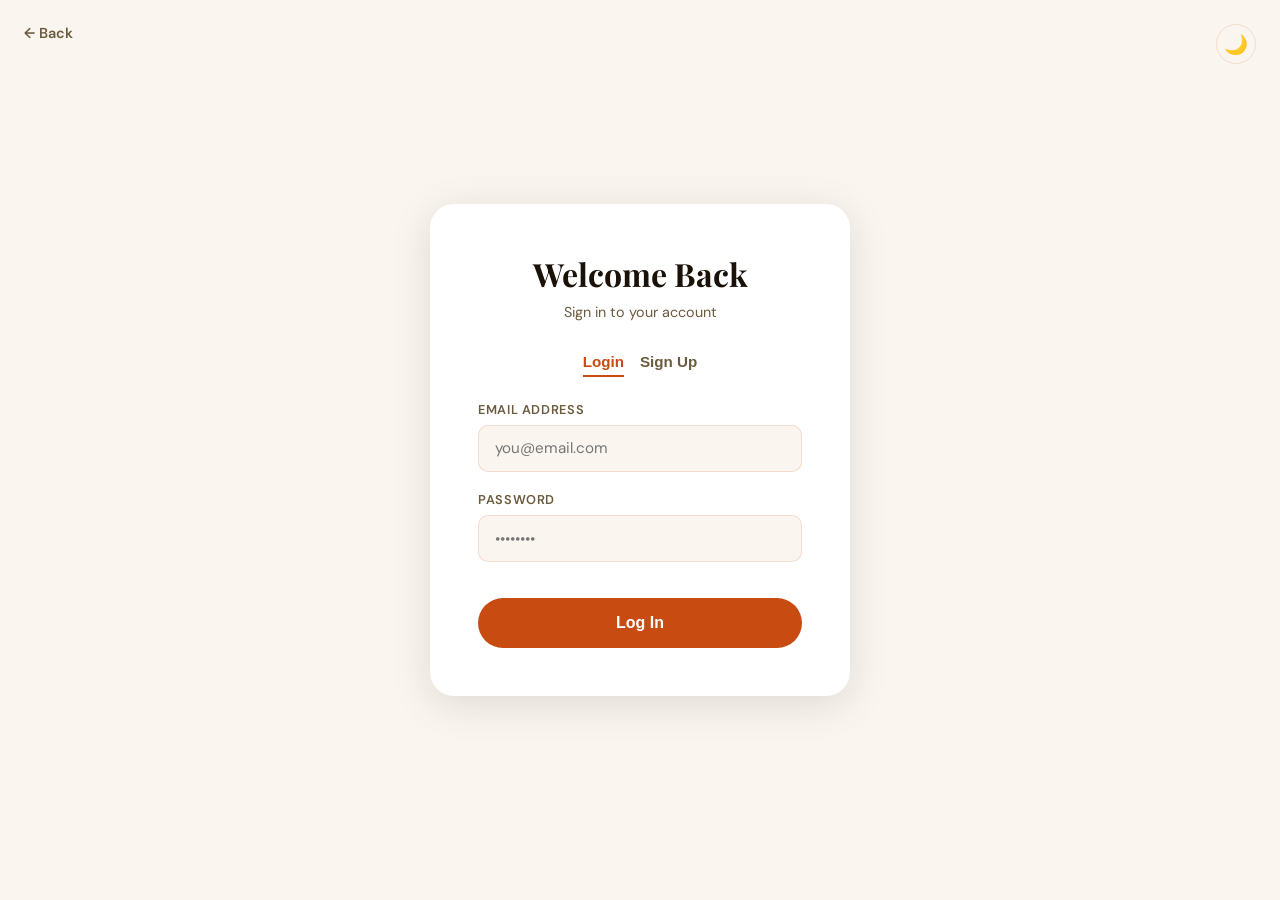
<file: login.html>
<!DOCTYPE html>
<html lang="en">
<head>
<meta charset="UTF-8" />
<meta name="viewport" content="width=device-width, initial-scale=1.0"/>
<title>Login — Saffron & Ember</title>
<link rel="stylesheet" href="style.css" />
<style>
  body { display: flex; align-items: center; justify-content: center; min-height: 100vh; flex-direction: column; }
  .auth-box {
    background: var(--card-bg); border-radius: 24px; padding: 3rem; width: 100%; max-width: 420px;
    box-shadow: var(--shadow); position: relative;
  }
  .auth-box h2 { font-family: 'Playfair Display', serif; font-size: 2rem; color: var(--dark); margin-bottom: 0.5rem; text-align: center; }
  .auth-box p { color: var(--mid); font-size: 0.9rem; text-align: center; margin-bottom: 2rem; }
  .auth-toggle { display: flex; justify-content: center; gap: 1rem; margin-bottom: 1.5rem; }
  .auth-toggle button {
    background: none; border: none; font-size: 0.95rem; font-weight: 700; color: var(--mid);
    cursor: pointer; padding-bottom: 0.3rem; border-bottom: 2px solid transparent; transition: 0.2s;
  }
  .auth-toggle button.active { color: var(--ember); border-color: var(--ember); }
  
  .auth-form { display: flex; flex-direction: column; gap: 1.2rem; }
  .auth-form.hidden { display: none; }
  
  .auth-group { display: flex; flex-direction: column; gap: 0.4rem; }
  .auth-group label { font-size: 0.8rem; font-weight: 600; color: var(--mid); text-transform: uppercase; letter-spacing: 0.05em; }
  .auth-group input {
    border: 1.5px solid var(--border); border-radius: 10px; padding: 0.8rem 1rem;
    font-family: 'DM Sans', sans-serif; font-size: 0.95rem; outline: none; background: var(--cream); color: var(--dark); transition: 0.2s;
  }
  .auth-group input:focus { border-color: var(--ember); }
  .auth-group input.error { border-color: #d32f2f; background: #fff5f5; }
  
  .auth-submit {
    background: var(--ember); color: #fff; border: none; border-radius: 100px;
    padding: 1rem; font-size: 1rem; font-weight: 700; cursor: pointer; transition: 0.2s; margin-top: 1rem;
  }
  .auth-submit:hover { background: var(--ember-light); transform: translateY(-2px); box-shadow: 0 8px 20px rgba(200,75,17,0.3); }
  
  .back-home { position: absolute; top: 1.5rem; left: 1.5rem; color: var(--mid); text-decoration: none; font-size: 0.9rem; font-weight: 600; display: flex; align-items: center; gap: 0.3rem; transition: 0.2s; }
  .back-home:hover { color: var(--ember); }
  
  /* Quick theme toggle for login page */
  .theme-toggle { position: absolute; top: 1.5rem; right: 1.5rem; }
</style>
</head>
<body>

<a href="index.html" class="back-home">← Back</a>
<button class="theme-toggle" onclick="toggleTheme()" id="theme-icon" title="Toggle Dark Mode" style="background:transparent;border:1px solid var(--border);color:var(--dark);border-radius:50%;width:40px;height:40px;cursor:pointer;">🌙</button>

<div class="auth-box">
  <h2 id="auth-title">Welcome Back</h2>
  <p id="auth-subtitle">Sign in to your account</p>
  
  <div class="auth-toggle">
    <button class="active" id="btn-login" onclick="switchAuth('login')">Login</button>
    <button id="btn-signup" onclick="switchAuth('signup')">Sign Up</button>
  </div>
  
  <!-- LOGIN FORM -->
  <div class="auth-form" id="form-login">
    <div class="auth-group">
      <label>Email Address</label>
      <input type="email" id="login-email" placeholder="you@email.com" />
    </div>
    <div class="auth-group">
      <label>Password</label>
      <input type="password" id="login-password" placeholder="••••••••" />
    </div>
    <button class="auth-submit" onclick="handleLogin()">Log In</button>
  </div>
  
  <!-- SIGNUP FORM -->
  <div class="auth-form hidden" id="form-signup">
    <div class="auth-group">
      <label>Full Name</label>
      <input type="text" id="signup-name" placeholder="John Doe" />
    </div>
    <div class="auth-group">
      <label>Email Address</label>
      <input type="email" id="signup-email" placeholder="you@email.com" />
    </div>
    <div class="auth-group">
      <label>Password</label>
      <input type="password" id="signup-password" placeholder="At least 6 characters" />
    </div>
    <button class="auth-submit" onclick="handleSignup()">Create Account</button>
  </div>
</div>

<script>
// Keep theme toggle logic synced
function toggleTheme() {
  const isDark = document.documentElement.classList.toggle('dark-mode');
  localStorage.setItem('theme', isDark ? 'dark' : 'light');
  document.getElementById('theme-icon').textContent = isDark ? '☀️' : '🌙';
}
document.addEventListener('DOMContentLoaded', () => {
  if (localStorage.getItem('theme') === 'dark') {
    document.documentElement.classList.add('dark-mode');
    document.getElementById('theme-icon').textContent = '☀️';
  }
});

function switchAuth(mode) {
  const isLogin = mode === 'login';
  document.getElementById('form-login').classList.toggle('hidden', !isLogin);
  document.getElementById('form-signup').classList.toggle('hidden', isLogin);
  document.getElementById('btn-login').classList.toggle('active', isLogin);
  document.getElementById('btn-signup').classList.toggle('active', !isLogin);
  
  document.getElementById('auth-title').textContent = isLogin ? 'Welcome Back' : 'Join Us';
  document.getElementById('auth-subtitle').textContent = isLogin ? 'Sign in to your account' : 'Create a new account';
}

function validateEmail(email) {
  return /^[^\s@]+@[^\s@]+\.[^\s@]+$/.test(email);
}

function handleSignup() {
  const name = document.getElementById('signup-name');
  const email = document.getElementById('signup-email');
  const pass = document.getElementById('signup-password');
  
  name.classList.remove('error'); email.classList.remove('error'); pass.classList.remove('error');
  
  if (!name.value.trim()) { name.classList.add('error'); showToast('⚠️ Name is required.'); return; }
  if (!validateEmail(email.value)) { email.classList.add('error'); showToast('⚠️ Please enter a valid email.'); return; }
  if (pass.value.length < 6) { pass.classList.add('error'); showToast('⚠️ Password must be at least 6 characters.'); return; }
  
  let users = JSON.parse(localStorage.getItem('users') || '[]');
  if (users.find(u => u.email === email.value)) {
    email.classList.add('error');
    showToast('⚠️ Email already registered.');
    return;
  }
  
  const newUser = { name: name.value.trim(), email: email.value };
  users.push({ ...newUser, password: pass.value });
  localStorage.setItem('users', JSON.stringify(users));
  localStorage.setItem('currentUser', JSON.stringify(newUser));
  
  showToast('🎉 Account created! Redirecting...');
  setTimeout(() => window.location.href = 'index.html', 1500);
}

function handleLogin() {
  const email = document.getElementById('login-email');
  const pass = document.getElementById('login-password');
  
  email.classList.remove('error'); pass.classList.remove('error');
  
  if (!validateEmail(email.value)) { email.classList.add('error'); showToast('⚠️ Please enter a valid email.'); return; }
  if (!pass.value) { pass.classList.add('error'); showToast('⚠️ Please enter your password.'); return; }
  
  let users = JSON.parse(localStorage.getItem('users') || '[]');
  const user = users.find(u => u.email === email.value && u.password === pass.value);
  
  if (user) {
    localStorage.setItem('currentUser', JSON.stringify({ name: user.name, email: user.email }));
    showToast('✅ Logged in successfully!');
    setTimeout(() => window.location.href = 'index.html', 1000);
  } else {
    email.classList.add('error'); pass.classList.add('error');
    showToast('❌ Invalid email or password.');
  }
}

function showToast(msg) {
  const t = document.createElement('div');
  t.className = 'toast'; t.textContent = msg;
  document.body.appendChild(t);
  setTimeout(() => t.remove(), 3000);
}
</script>
</body>
</html>
</file>
<file: style.css>
@import url('https://fonts.googleapis.com/css2?family=Playfair+Display:ital,wght@0,400;0,700;0,900;1,400&family=DM+Sans:wght@300;400;500;600&display=swap');

:root {
  --cream: #faf6ef;
  --warm-white: #fff9f2;
  --ember: #c84b11;
  --ember-light: #e8621a;
  --saffron: #f4a72a;
  --dark: #1a1208;
  --charcoal: #2d2416;
  --mid: #6b5b3e;
  --light-mid: #a8936a;
  --border: rgba(200,75,17,0.15);
  --shadow: 0 8px 40px rgba(26,18,8,0.12);
  --card-bg: #ffffff;
  --nav-bg: rgba(250,246,239,0.92);
  --hero-gradient: linear-gradient(135deg, #f7e8d3 0%, #fdf3e7 100%);
  --order-gradient: linear-gradient(135deg, #1a1208 0%, #2d2416 100%);
  --footer-bg: #1a1208;
}

:root.dark-mode {
  --cream: #120d08;
  --warm-white: #1a1208;
  --ember: #e8621a;
  --ember-light: #ff7a33;
  --saffron: #f4a72a;
  --dark: #faf6ef;
  --charcoal: #e2dcd0;
  --mid: #a8936a;
  --light-mid: #6b5b3e;
  --border: rgba(244,167,42,0.25);
  --shadow: 0 8px 40px rgba(0,0,0,0.5);
  --card-bg: #221811;
  --nav-bg: rgba(18,13,8,0.92);
  --hero-gradient: linear-gradient(135deg, #1a1208 0%, #0d0905 100%);
  --order-gradient: linear-gradient(135deg, #0d0905 0%, #1a1208 100%);
  --footer-bg: #0d0905;
}

* { margin:0; padding:0; box-sizing:border-box; }

html { scroll-behavior: smooth; }

body {
  font-family: 'DM Sans', sans-serif;
  background: var(--cream);
  color: var(--dark);
  overflow-x: hidden;
  transition: background 0.3s ease, color 0.3s ease;
}

/* ---- NAV ---- */
nav {
  position: fixed; top:0; left:0; right:0; z-index:1000;
  display:flex; align-items:center; justify-content:space-between;
  padding: 0 5vw;
  height: 72px;
  background: var(--nav-bg);
  backdrop-filter: blur(12px);
  border-bottom: 1px solid var(--border);
  transition: box-shadow 0.3s, background 0.3s;
}
nav.scrolled { box-shadow: 0 4px 24px rgba(0,0,0,0.15); }
.nav-logo {
  font-family: 'Playfair Display', serif;
  font-size: 1.5rem;
  font-weight: 900;
  color: var(--ember);
  letter-spacing:-0.02em;
}
.nav-logo span { color: var(--saffron); }

.nav-right {
  display: flex;
  align-items: center;
  gap: 1.5rem;
}

.nav-links { display:flex; gap:2.2rem; list-style:none; }
.nav-links a {
  text-decoration:none; color:var(--charcoal);
  font-size:0.9rem; font-weight:500; letter-spacing:0.03em;
  transition: color 0.2s;
}
.nav-links a:hover { color: var(--ember); }

.theme-toggle {
  background: transparent;
  border: 1px solid var(--border);
  color: var(--dark);
  border-radius: 50%;
  width: 40px;
  height: 40px;
  display: flex;
  align-items: center;
  justify-content: center;
  cursor: pointer;
  font-size: 1.2rem;
  transition: all 0.2s ease;
}

.theme-toggle:hover {
  background: var(--ember);
  color: #fff;
  border-color: var(--ember);
}

.nav-cta {
  background: var(--ember); color:#fff;
  border:none; border-radius:100px;
  padding: 0.55rem 1.4rem;
  font-family:'DM Sans',sans-serif; font-size:0.9rem; font-weight:600;
  cursor:pointer; transition: background 0.2s, transform 0.15s;
}
.nav-cta:hover { background: var(--ember-light); transform: translateY(-1px); }
.hamburger { display:none; flex-direction:column; gap:5px; cursor:pointer; background:none; border:none; padding:4px; }
.hamburger span { display:block; width:24px; height:2px; background:var(--charcoal); border-radius:2px; transition:0.3s; }

/* ---- SECTIONS BASE ---- */
section { scroll-margin-top: 72px; transition: background 0.3s ease; }
.section-label {
  display:inline-block;
  font-size:0.72rem; font-weight:600; letter-spacing:0.15em;
  text-transform:uppercase; color:var(--ember);
  margin-bottom:0.8rem;
}
h2.section-title {
  font-family:'Playfair Display', serif;
  font-size: clamp(2rem, 4vw, 3rem);
  font-weight:900; line-height:1.12;
  color: var(--dark);
}

/* ==== HOME ==== */
#home {
  min-height: 100vh;
  display: grid;
  grid-template-columns: 1fr 1fr;
  padding-top: 72px;
  position: relative;
  overflow: hidden;
}
.hero-left {
  display:flex; flex-direction:column; justify-content:center;
  padding: 6vw 4vw 6vw 6vw;
}
.hero-badge {
  display:inline-flex; align-items:center; gap:0.5rem;
  background: rgba(244,167,42,0.15); border:1px solid rgba(244,167,42,0.3);
  border-radius:100px; padding:0.35rem 1rem;
  font-size:0.78rem; font-weight:600; color:var(--charcoal);
  margin-bottom:2rem; width:fit-content;
  animation: fadeUp 0.7s ease both;
}
.hero-badge::before { content:'🔥'; font-size:0.9rem; }
.hero-h1 {
  font-family:'Playfair Display', serif;
  font-size: clamp(2.8rem, 5.5vw, 5rem);
  font-weight:900; line-height:1.05; color:var(--dark);
  animation: fadeUp 0.7s 0.1s ease both;
}
.hero-h1 em { color:var(--ember); font-style:italic; }
.hero-sub {
  margin-top:1.4rem; font-size:1.05rem; color:var(--mid);
  line-height:1.7; max-width:440px;
  animation: fadeUp 0.7s 0.2s ease both;
}
.hero-actions {
  display:flex; gap:1rem; margin-top:2.5rem; flex-wrap:wrap;
  animation: fadeUp 0.7s 0.3s ease both;
}
.btn-primary {
  background: var(--ember); color:#fff; border:none;
  border-radius:100px; padding:0.85rem 2rem;
  font-family:'DM Sans',sans-serif; font-size:1rem; font-weight:600;
  cursor:pointer; transition:0.2s; display:inline-flex; align-items:center; gap:0.5rem;
}
.btn-primary:hover { background:var(--ember-light); transform:translateY(-2px); box-shadow:0 6px 20px rgba(200,75,17,0.35); }
.btn-secondary {
  background:transparent; color:var(--dark);
  border:1.5px solid rgba(26,18,8,0.2);
  border-radius:100px; padding:0.85rem 2rem;
  font-family:'DM Sans',sans-serif; font-size:1rem; font-weight:600;
  cursor:pointer; transition:0.2s;
}
:root.dark-mode .btn-secondary { border-color: rgba(250,246,239,0.3); color: var(--dark); }
.btn-secondary:hover { border-color:var(--ember); color:var(--ember); }
.hero-stats {
  display:flex; gap:2.5rem; margin-top:3rem;
  animation: fadeUp 0.7s 0.4s ease both;
}
.stat { display:flex; flex-direction:column; gap:0.2rem; }
.stat-num {
  font-family:'Playfair Display',serif; font-size:1.8rem; font-weight:900; color:var(--dark);
}
.stat-label { font-size:0.8rem; color:var(--mid); font-weight:500; }

.hero-right {
  position:relative; overflow:hidden;
  background: var(--hero-gradient);
  transition: background 0.3s ease;
}
.hero-img-main {
  width:100%; height:100%; object-fit:cover;
  animation: zoomIn 1.2s ease both;
}
.hero-float-card {
  position:absolute; bottom:2.5rem; left:-1rem;
  background:var(--card-bg); border-radius:16px; padding:1rem 1.2rem;
  box-shadow: var(--shadow);
  display:flex; align-items:center; gap:0.8rem;
  animation: slideRight 0.8s 0.5s ease both;
  width: 220px;
  transition: background 0.3s ease;
}
.hero-float-card img { width:50px; height:50px; border-radius:10px; object-fit:cover; }
.hfc-text { display:flex; flex-direction:column; gap:0.15rem; }
.hfc-name { font-size:0.82rem; font-weight:700; color:var(--dark); }
.hfc-sub { font-size:0.72rem; color:var(--mid); }
.hfc-price { font-size:0.9rem; font-weight:700; color:var(--ember); margin-left:auto; }

/* floating decorative circles */
.deco-circle {
  position:absolute; border-radius:50%; opacity:0.15;
  pointer-events:none;
}

/* ==== ABOUT ==== */
#about {
  padding: 7rem 6vw;
  display:grid; grid-template-columns:1fr 1fr; gap:6rem; align-items:center;
  background: var(--warm-white);
}
.about-img-wrap { position:relative; }
.about-img-main {
  width:100%; border-radius:24px; object-fit:cover;
  height:500px; display:block;
  box-shadow: var(--shadow);
}
.about-img-accent {
  position:absolute; bottom:-2rem; right:-2rem;
  width:180px; height:180px; border-radius:18px; object-fit:cover;
  box-shadow: var(--shadow);
  border:4px solid var(--card-bg);
  transition: border-color 0.3s;
}
.about-tag {
  display:inline-flex; align-items:center; gap:0.5rem;
  background:var(--ember); color:#fff;
  border-radius:100px; padding:0.45rem 1.1rem;
  font-size:0.78rem; font-weight:700; letter-spacing:0.05em;
  margin-bottom:2.5rem;
}
.about-text p { font-size:1.05rem; color:var(--mid); line-height:1.8; margin-top:1.2rem; }
.about-values {
  display:grid; grid-template-columns:1fr 1fr; gap:1rem; margin-top:2.5rem;
}
.value-card {
  background: var(--cream); border-radius:14px; padding:1.2rem;
  border:1px solid var(--border);
  transition: transform 0.2s, box-shadow 0.2s, background 0.3s;
}
.value-card:hover { transform:translateY(-3px); box-shadow: var(--shadow); }
.value-icon { font-size:1.6rem; margin-bottom:0.5rem; }
.value-title { font-weight:700; font-size:0.9rem; margin-bottom:0.2rem; color: var(--dark); }
.value-desc { font-size:0.8rem; color:var(--mid); line-height:1.5; }

/* ==== MENU ==== */
#menu {
  padding: 7rem 6vw;
  background: var(--cream);
}
.menu-header { display:flex; justify-content:space-between; align-items:flex-end; margin-bottom:3rem; flex-wrap:wrap; gap:1.5rem; }
.menu-filters { display:flex; gap:0.6rem; flex-wrap:wrap; }
.filter-btn {
  background:transparent; border:1.5px solid var(--border);
  border-radius:100px; padding:0.45rem 1.1rem;
  font-family:'DM Sans',sans-serif; font-size:0.85rem; font-weight:500;
  cursor:pointer; color:var(--charcoal);
  transition: 0.2s;
}
.filter-btn.active, .filter-btn:hover {
  background:var(--ember); color:#fff; border-color:var(--ember);
}
.menu-grid {
  display:grid; grid-template-columns:repeat(auto-fill, minmax(280px, 1fr)); gap:1.8rem;
}
.dish-card {
  background:var(--card-bg); border-radius:20px; overflow:hidden;
  box-shadow: 0 4px 20px rgba(0,0,0,0.07);
  transition: transform 0.25s, box-shadow 0.25s, background 0.3s;
  cursor:pointer;
}
:root.dark-mode .dish-card { box-shadow: 0 4px 20px rgba(0,0,0,0.4); }
.dish-card:hover { transform:translateY(-6px); box-shadow: var(--shadow); }
.dish-img-wrap { position:relative; overflow:hidden; height:200px; }
.dish-img { width:100%; height:100%; object-fit:cover; transition:transform 0.4s; }
.dish-card:hover .dish-img { transform:scale(1.06); }
.dish-badge {
  position:absolute; top:1rem; left:1rem;
  background:var(--saffron); color:#1a1208;
  border-radius:100px; padding:0.25rem 0.7rem;
  font-size:0.72rem; font-weight:700; letter-spacing:0.05em;
}
.dish-badge.spicy { background:var(--ember); color:#fff; }
.dish-badge.veg { background:#22a95e; color:#fff; }
.dish-fav {
  position:absolute; top:1rem; right:1rem;
  background:var(--card-bg); border-radius:50%; width:34px; height:34px;
  display:flex; align-items:center; justify-content:center;
  font-size:1rem; cursor:pointer; border:none;
  box-shadow:0 2px 8px rgba(0,0,0,0.12);
  transition: transform 0.2s, background 0.3s;
}
.dish-fav:hover { transform:scale(1.15); }
.dish-info { padding:1.2rem 1.3rem 1.4rem; }
.dish-name { font-family:'Playfair Display',serif; font-size:1.1rem; font-weight:700; color:var(--dark); }
.dish-desc { font-size:0.82rem; color:var(--mid); margin-top:0.3rem; line-height:1.5; }
.dish-meta { display:flex; align-items:center; justify-content:space-between; margin-top:1rem; }
.dish-rating { display:flex; align-items:center; gap:0.3rem; font-size:0.82rem; color:var(--mid); }
.dish-rating .star { color:#f4a72a; }
.dish-time { font-size:0.78rem; color:var(--mid); }
.dish-bottom { display:flex; align-items:center; justify-content:space-between; margin-top:1rem; border-top:1px solid var(--border); padding-top:0.9rem; }
.dish-price { font-family:'Playfair Display',serif; font-size:1.2rem; font-weight:700; color:var(--ember); }
.add-btn {
  background:var(--ember); color:#fff; border:none; border-radius:100px;
  padding:0.5rem 1.1rem; font-family:'DM Sans',sans-serif; font-size:0.85rem; font-weight:600;
  cursor:pointer; transition:0.2s; display:flex; align-items:center; gap:0.3rem;
}
.add-btn:hover { background:var(--ember-light); transform:scale(1.04); }

/* ==== INTERACTIVE / ORDER ==== */
#order {
  padding: 7rem 6vw;
  background: var(--order-gradient);
  position:relative; overflow:hidden;
}
#order::before {
  content:''; position:absolute; inset:0;
  background: url("data:image/svg+xml,%3Csvg width='60' height='60' viewBox='0 0 60 60' xmlns='http://www.w3.org/2000/svg'%3E%3Cg fill='none' fill-rule='evenodd'%3E%3Cg fill='%23f4a72a' fill-opacity='0.04'%3E%3Cpath d='M36 34v-4h-2v4h-4v2h4v4h2v-4h4v-2h-4zm0-30V0h-2v4h-4v2h4v4h2V6h4V4h-4zM6 34v-4H4v4H0v2h4v4h2v-4h4v-2H6zM6 4V0H4v4H0v2h4v4h2V6h4V4H6z'/%3E%3C/g%3E%3C/g%3E%3C/svg%3E");
}
.order-inner { position:relative; display:grid; grid-template-columns:1fr 1fr; gap:5rem; align-items:center; }
.order-left .section-label { color:var(--saffron); }
.order-left h2 { color:#fff; }
.order-left p { color:rgba(255,255,255,0.6); margin-top:1rem; line-height:1.8; font-size:1rem; }
.steps { margin-top:2.5rem; display:flex; flex-direction:column; gap:1.5rem; }
.step { display:flex; gap:1.2rem; align-items:flex-start; }
.step-num {
  min-width:40px; height:40px; border-radius:50%;
  background:rgba(244,167,42,0.15); border:1px solid rgba(244,167,42,0.4);
  color:var(--saffron); font-family:'Playfair Display',serif; font-size:1rem; font-weight:700;
  display:flex; align-items:center; justify-content:center;
}
.step-text h4 { color:#fff; font-size:0.95rem; margin-bottom:0.2rem; }
.step-text p { color:rgba(255,255,255,0.5); font-size:0.85rem; line-height:1.5; }

/* ORDER FORM */
.order-form {
  background: rgba(255,255,255,0.05);
  border:1px solid rgba(255,255,255,0.1);
  border-radius:24px; padding:2.5rem;
  backdrop-filter:blur(10px);
}
.order-form h3 {
  font-family:'Playfair Display',serif; font-size:1.5rem; font-weight:700; color:#fff; margin-bottom:1.8rem;
}
.form-row { display:grid; grid-template-columns:1fr 1fr; gap:1rem; }
.form-group { display:flex; flex-direction:column; gap:0.5rem; margin-bottom:1.1rem; }
.form-group label { font-size:0.78rem; font-weight:600; color:rgba(255,255,255,0.6); letter-spacing:0.06em; text-transform:uppercase; }
.form-group input, .form-group select, .form-group textarea {
  background:rgba(255,255,255,0.07); border:1px solid rgba(255,255,255,0.12);
  border-radius:10px; padding:0.75rem 1rem;
  color:#fff; font-family:'DM Sans',sans-serif; font-size:0.9rem;
  transition: border-color 0.2s, background 0.2s;
  outline:none;
}
.form-group input::placeholder, .form-group textarea::placeholder { color:rgba(255,255,255,0.3); }
.form-group input:focus, .form-group select:focus, .form-group textarea:focus {
  border-color:var(--saffron); background:rgba(255,255,255,0.1);
}
.form-group select option { background:#2d2416; }
.form-group textarea { resize:vertical; min-height:80px; }
.cart-summary {
  background:rgba(244,167,42,0.08); border:1px solid rgba(244,167,42,0.2);
  border-radius:12px; padding:1rem 1.2rem; margin-bottom:1.2rem;
  display:flex; align-items:center; justify-content:space-between;
}
.cart-summary span { font-size:0.85rem; color:rgba(255,255,255,0.6); }
.cart-total { font-family:'Playfair Display',serif; font-size:1.3rem; color:var(--saffron); font-weight:700; }
.form-submit {
  width:100%; background:var(--ember); color:#fff; border:none;
  border-radius:100px; padding:1rem; font-family:'DM Sans',sans-serif;
  font-size:1rem; font-weight:700; cursor:pointer; transition:0.2s;
  display:flex; align-items:center; justify-content:center; gap:0.5rem;
}
.form-submit:hover { background:var(--ember-light); transform:translateY(-2px); box-shadow:0 8px 24px rgba(200,75,17,0.4); }
#form-success {
  display:none; text-align:center; padding:2rem;
  background:rgba(34,169,94,0.1); border-radius:16px; border:1px solid rgba(34,169,94,0.3);
}
#form-success .success-icon { font-size:3rem; margin-bottom:1rem; }
#form-success h4 { color:#fff; font-size:1.2rem; font-weight:700; }
#form-success p { color:rgba(255,255,255,0.6); font-size:0.9rem; margin-top:0.4rem; }

/* ==== GALLERY (Additional Page) ==== */
#gallery {
  padding: 7rem 6vw;
  background: var(--warm-white);
}
.gallery-header { text-align:center; margin-bottom:3.5rem; }
.gallery-grid {
  display:grid;
  grid-template-columns: repeat(4, 1fr);
  grid-template-rows: repeat(3, 180px);
  gap:1rem;
}
.gallery-item { border-radius:16px; overflow:hidden; cursor:pointer; position:relative; }
.gallery-item:nth-child(1) { grid-column:span 2; grid-row:span 2; }
.gallery-item:nth-child(4) { grid-column:span 2; }
.gallery-img {
  width:100%; height:100%; object-fit:cover;
  transition: transform 0.4s, filter 0.3s;
  display:block;
}
.gallery-item:hover .gallery-img { transform:scale(1.06); filter:brightness(0.8); }
.gallery-overlay {
  position:absolute; inset:0; display:flex; align-items:center; justify-content:center;
  opacity:0; transition:0.3s; background:rgba(26,18,8,0.4);
}
.gallery-item:hover .gallery-overlay { opacity:1; }
.gallery-overlay-icon { font-size:2rem; color:#fff; }

/* testimonials inside gallery */
.testimonials { margin-top:5rem; }
.testimonials h3 {
  font-family:'Playfair Display',serif; font-size:1.8rem; font-weight:700; color:var(--dark); margin-bottom:2rem; text-align:center;
}
.testimonial-grid { display:grid; grid-template-columns:repeat(auto-fill,minmax(280px,1fr)); gap:1.5rem; }
.testimonial-card {
  background:var(--card-bg); border-radius:18px; padding:1.8rem;
  box-shadow:0 4px 20px rgba(0,0,0,0.07);
  border:1px solid var(--border);
  transition:transform 0.2s, background 0.3s;
}
:root.dark-mode .testimonial-card { box-shadow:0 4px 20px rgba(0,0,0,0.4); }
.testimonial-card:hover { transform:translateY(-4px); }
.t-stars { color:var(--saffron); font-size:1rem; margin-bottom:0.8rem; letter-spacing:0.1em; }
.t-text { font-size:0.92rem; color:var(--mid); line-height:1.7; font-style:italic; }
.t-author { display:flex; align-items:center; gap:0.75rem; margin-top:1.2rem; border-top:1px solid var(--border); padding-top:1rem; }
.t-avatar { width:38px; height:38px; border-radius:50%; object-fit:cover; }
.t-name { font-size:0.85rem; font-weight:700; color:var(--dark); }
.t-role { font-size:0.75rem; color:var(--mid); }

/* ==== CONTACT ==== */
#contact {
  padding: 7rem 6vw;
  background: var(--cream);
}
.contact-grid { display:grid; grid-template-columns:1fr 1.4fr; gap:5rem; margin-top:3.5rem; }
.contact-info { display:flex; flex-direction:column; gap:2rem; }
.contact-item { display:flex; gap:1.2rem; align-items:flex-start; }
.contact-icon {
  min-width:48px; height:48px; background:rgba(200,75,17,0.1);
  border-radius:12px; display:flex; align-items:center; justify-content:center; font-size:1.3rem;
}
.contact-item h4 { font-size:0.9rem; font-weight:700; margin-bottom:0.2rem; color: var(--dark); }
.contact-item p, .contact-item a { font-size:0.9rem; color:var(--mid); text-decoration:none; }
.contact-item a:hover { color:var(--ember); }

.map-embed {
  background:var(--hero-gradient);
  border-radius:18px; overflow:hidden; height:200px;
  margin-top:1.5rem; position:relative;
  display:flex; align-items:center; justify-content:center;
  border:1px solid var(--border);
  transition: background 0.3s ease;
}
.map-embed iframe {
  width: 100%;
  height: 100%;
  border: 0;
}

.social-row { display:flex; gap:0.8rem; margin-top:0.5rem; }
.social-btn {
  width:40px; height:40px; border-radius:50%;
  background:var(--cream); border:1.5px solid var(--border);
  display:flex; align-items:center; justify-content:center; font-size:1.1rem;
  text-decoration:none; color:var(--charcoal);
  transition: background 0.2s, border-color 0.2s, color 0.2s;
}
.social-btn:hover { background:var(--ember); border-color:var(--ember); color:#fff; }

.contact-form-box { background:var(--card-bg); border-radius:24px; padding:2.5rem; box-shadow:var(--shadow); transition: background 0.3s; }
.contact-form-box h3 { font-family:'Playfair Display',serif; font-size:1.5rem; font-weight:700; margin-bottom:1.5rem; color: var(--dark); }
.cf-group { display:flex; flex-direction:column; gap:0.45rem; margin-bottom:1rem; }
.cf-group label { font-size:0.78rem; font-weight:600; color:var(--mid); letter-spacing:0.06em; text-transform:uppercase; }
.cf-group input, .cf-group textarea {
  border:1.5px solid var(--border); border-radius:10px;
  padding:0.75rem 1rem; font-family:'DM Sans',sans-serif; font-size:0.9rem; color:var(--dark);
  outline:none; transition:0.2s; background:var(--cream);
}
.cf-group input:focus, .cf-group textarea:focus { border-color:var(--ember); background:var(--card-bg); }
.cf-group textarea { resize:vertical; min-height:100px; }
.cf-row { display:grid; grid-template-columns:1fr 1fr; gap:1rem; }
.cf-submit {
  width:100%; background:var(--ember); color:#fff; border:none;
  border-radius:100px; padding:1rem; font-family:'DM Sans',sans-serif;
  font-size:1rem; font-weight:700; cursor:pointer; transition:0.2s; margin-top:0.5rem;
}
.cf-submit:hover { background:var(--ember-light); transform:translateY(-2px); }

/* ==== FOOTER ==== */
footer {
  background: var(--footer-bg); padding:4rem 6vw 2rem;
  transition: background 0.3s ease;
}
.footer-top { display:grid; grid-template-columns:2fr 1fr 1fr 1fr; gap:3rem; margin-bottom:3rem; }
.footer-brand .nav-logo { font-size:1.6rem; display:block; margin-bottom:0.8rem; }
.footer-brand p { color:rgba(255,255,255,0.45); font-size:0.88rem; line-height:1.7; max-width:260px; margin-bottom:1.5rem; }
.footer-col h4 { color:#fff; font-size:0.85rem; font-weight:700; margin-bottom:1.2rem; letter-spacing:0.05em; }
.footer-col ul { list-style:none; display:flex; flex-direction:column; gap:0.65rem; }
.footer-col ul a { color:rgba(255,255,255,0.45); text-decoration:none; font-size:0.85rem; transition:color 0.2s; }
.footer-col ul a:hover { color:var(--saffron); }
.footer-bottom { border-top:1px solid rgba(255,255,255,0.08); padding-top:1.5rem; display:flex; align-items:center; justify-content:space-between; }
.footer-bottom p { color:rgba(255,255,255,0.3); font-size:0.8rem; }

/* ==== CART WIDGET ==== */
.cart-fab {
  position:fixed; bottom:2rem; right:2rem; z-index:999;
  background:var(--ember); color:#fff; border:none; border-radius:50%;
  width:60px; height:60px; font-size:1.4rem; cursor:pointer;
  box-shadow:0 6px 24px rgba(200,75,17,0.5);
  transition:transform 0.2s;
  display:flex; align-items:center; justify-content:center;
}
.cart-fab:hover { transform:scale(1.08); }
.cart-count {
  position:absolute; top:-4px; right:-4px;
  background:var(--saffron); color:#1a1208;
  border-radius:50%; width:20px; height:20px; font-size:0.7rem; font-weight:700;
  display:flex; align-items:center; justify-content:center;
  border:2px solid #fff;
}
:root.dark-mode .cart-count { border-color: #221811; }

/* ==== MODAL ==== */
.modal-overlay {
  position:fixed; inset:0; background:rgba(0,0,0,0.7); z-index:2000;
  display:none; align-items:center; justify-content:center;
  backdrop-filter:blur(4px);
}
.modal-overlay.open { display:flex; }
.modal {
  background:var(--card-bg); border-radius:24px; padding:2rem;
  width:90%; max-width:480px; max-height:80vh; overflow-y:auto;
  animation: slideUp 0.3s ease;
  transition: background 0.3s ease;
}
.modal-header { display:flex; justify-content:space-between; align-items:center; margin-bottom:1.5rem; }
.modal-header h3 { font-family:'Playfair Display',serif; font-size:1.3rem; font-weight:700; color: var(--dark); }
.modal-close { background:none; border:none; font-size:1.5rem; cursor:pointer; color:var(--mid); }
.cart-item { display:flex; gap:1rem; align-items:center; padding:0.9rem 0; border-bottom:1px solid var(--border); }
.cart-item img { width:56px; height:56px; border-radius:10px; object-fit:cover; }
.cart-item-info { flex:1; }
.cart-item-name { font-weight:600; font-size:0.9rem; color: var(--dark); }
.cart-item-price { font-size:0.85rem; color:var(--ember); margin-top:0.2rem; }
.cart-item-qty { display:flex; align-items:center; gap:0.6rem; }
.qty-btn { background:var(--cream); border:1px solid var(--border); color: var(--dark); border-radius:6px; width:28px; height:28px; cursor:pointer; font-size:1rem; display:flex; align-items:center; justify-content:center; transition:0.2s; }
.qty-btn:hover { background:var(--ember); color:#fff; border-color:var(--ember); }
.qty-num { font-weight:700; font-size:0.9rem; min-width:18px; text-align:center; color: var(--dark); }
.cart-item-remove { background:none; border:none; color:var(--mid); cursor:pointer; font-size:1rem; }
.modal-total { display:flex; justify-content:space-between; padding:1rem 0; font-weight:700; font-size:1.05rem; color: var(--dark); }
.modal-checkout { width:100%; background:var(--ember); color:#fff; border:none; border-radius:100px; padding:0.9rem; font-family:'DM Sans',sans-serif; font-size:1rem; font-weight:700; cursor:pointer; transition:0.2s; margin-top:0.5rem; }
.modal-checkout:hover { background:var(--ember-light); }
.empty-cart { text-align:center; padding:2rem; color:var(--mid); }
.empty-cart .cart-icon { font-size:3rem; display:block; margin-bottom:0.8rem; }

/* ==== TOAST ==== */
.toast {
  position:fixed; bottom:6rem; right:2rem; z-index:3000;
  background:#2d2416; color:#fff; border-radius:12px; padding:0.85rem 1.3rem;
  font-size:0.88rem; font-weight:500; box-shadow:var(--shadow);
  animation: toastIn 0.3s ease, toastOut 0.3s 2.5s ease forwards;
  display:flex; align-items:center; gap:0.6rem;
}
:root.dark-mode .toast { background: #faf6ef; color: #1a1208; }

/* ==== REACT CAROUSEL ==== */
.carousel-container { position: relative; width: 100%; max-width: 900px; margin: 0 auto; overflow: hidden; padding: 1rem 0; }
.carousel-track { display: flex; transition: transform 0.4s ease; }
.carousel-item { min-width: 100%; padding: 0 1rem; box-sizing: border-box; }
.carousel-controls { display: flex; justify-content: center; gap: 1rem; margin-top: 1.5rem; }
.carousel-btn { background: var(--card-bg); border: 1px solid var(--border); color: var(--dark); border-radius: 50%; width: 44px; height: 44px; font-size: 1.2rem; cursor: pointer; transition: 0.2s; display: flex; align-items: center; justify-content: center; box-shadow: 0 2px 10px rgba(0,0,0,0.05); }
.carousel-btn:hover:not(:disabled) { background: var(--ember); color: #fff; border-color: var(--ember); transform: scale(1.05); }
.carousel-btn:disabled { opacity: 0.5; cursor: not-allowed; }

/* ADD REVIEW FORM */
.review-form-container { max-width: 600px; margin: 3rem auto 0; background: var(--card-bg); padding: 2rem; border-radius: 18px; box-shadow: var(--shadow); border: 1px solid var(--border); }
.review-form-container h4 { font-family: 'Playfair Display', serif; font-size: 1.3rem; margin-bottom: 1rem; color: var(--dark); }
.review-form-group { margin-bottom: 1rem; display: flex; flex-direction: column; gap: 0.4rem; }
.review-form-group label { font-size: 0.8rem; font-weight: 600; color: var(--mid); text-transform: uppercase; }
.review-form-group textarea { border: 1.5px solid var(--border); border-radius: 10px; padding: 0.8rem; font-family: 'DM Sans', sans-serif; font-size: 0.9rem; background: var(--cream); color: var(--dark); outline: none; resize: vertical; min-height: 80px; }
.review-form-group textarea:focus { border-color: var(--ember); }
.star-rating-select { display: flex; gap: 0.5rem; font-size: 1.5rem; cursor: pointer; color: var(--mid); }
.star-rating-select span.active { color: var(--saffron); }

/* ==== ANIMATIONS ==== */
@keyframes fadeUp { from{opacity:0;transform:translateY(20px)} to{opacity:1;transform:none} }
@keyframes zoomIn { from{transform:scale(1.05)} to{transform:scale(1)} }
@keyframes slideRight { from{opacity:0;transform:translateX(-30px)} to{opacity:1;transform:none} }
@keyframes slideUp { from{opacity:0;transform:translateY(20px)} to{opacity:1;transform:none} }
@keyframes toastIn { from{opacity:0;transform:translateX(20px)} to{opacity:1;transform:none} }
@keyframes toastOut { from{opacity:1} to{opacity:0;transform:translateX(20px)} }

.reveal { opacity:0; transform:translateY(30px); transition:opacity 0.7s ease, transform 0.7s ease; }
.reveal.visible { opacity:1; transform:none; }

/* ==== RESPONSIVE ==== */
@media(max-width:900px) {
  #home { grid-template-columns:1fr; }
  .hero-right { display:none; }
  #about { grid-template-columns:1fr; }
  .about-img-wrap { display:none; }
  .order-inner { grid-template-columns:1fr; }
  .gallery-grid { grid-template-columns:repeat(2,1fr); grid-template-rows:auto; }
  .gallery-item:nth-child(1) { grid-column:span 2; }
  .gallery-item:nth-child(4) { grid-column:span 2; }
  .contact-grid { grid-template-columns:1fr; }
  .footer-top { grid-template-columns:1fr 1fr; }
  .nav-right { display:none; }
  .hamburger { display:flex; }
  #about { gap:2rem; }
}
@media(max-width:600px) {
  .footer-top { grid-template-columns:1fr; }
  .gallery-grid { grid-template-columns:1fr; }
  .gallery-item:nth-child(1), .gallery-item:nth-child(4) { grid-column:span 1; }
  .hero-stats { gap:1.5rem; }
  .form-row { grid-template-columns:1fr; }
  .cf-row { grid-template-columns:1fr; }
}
</file>
